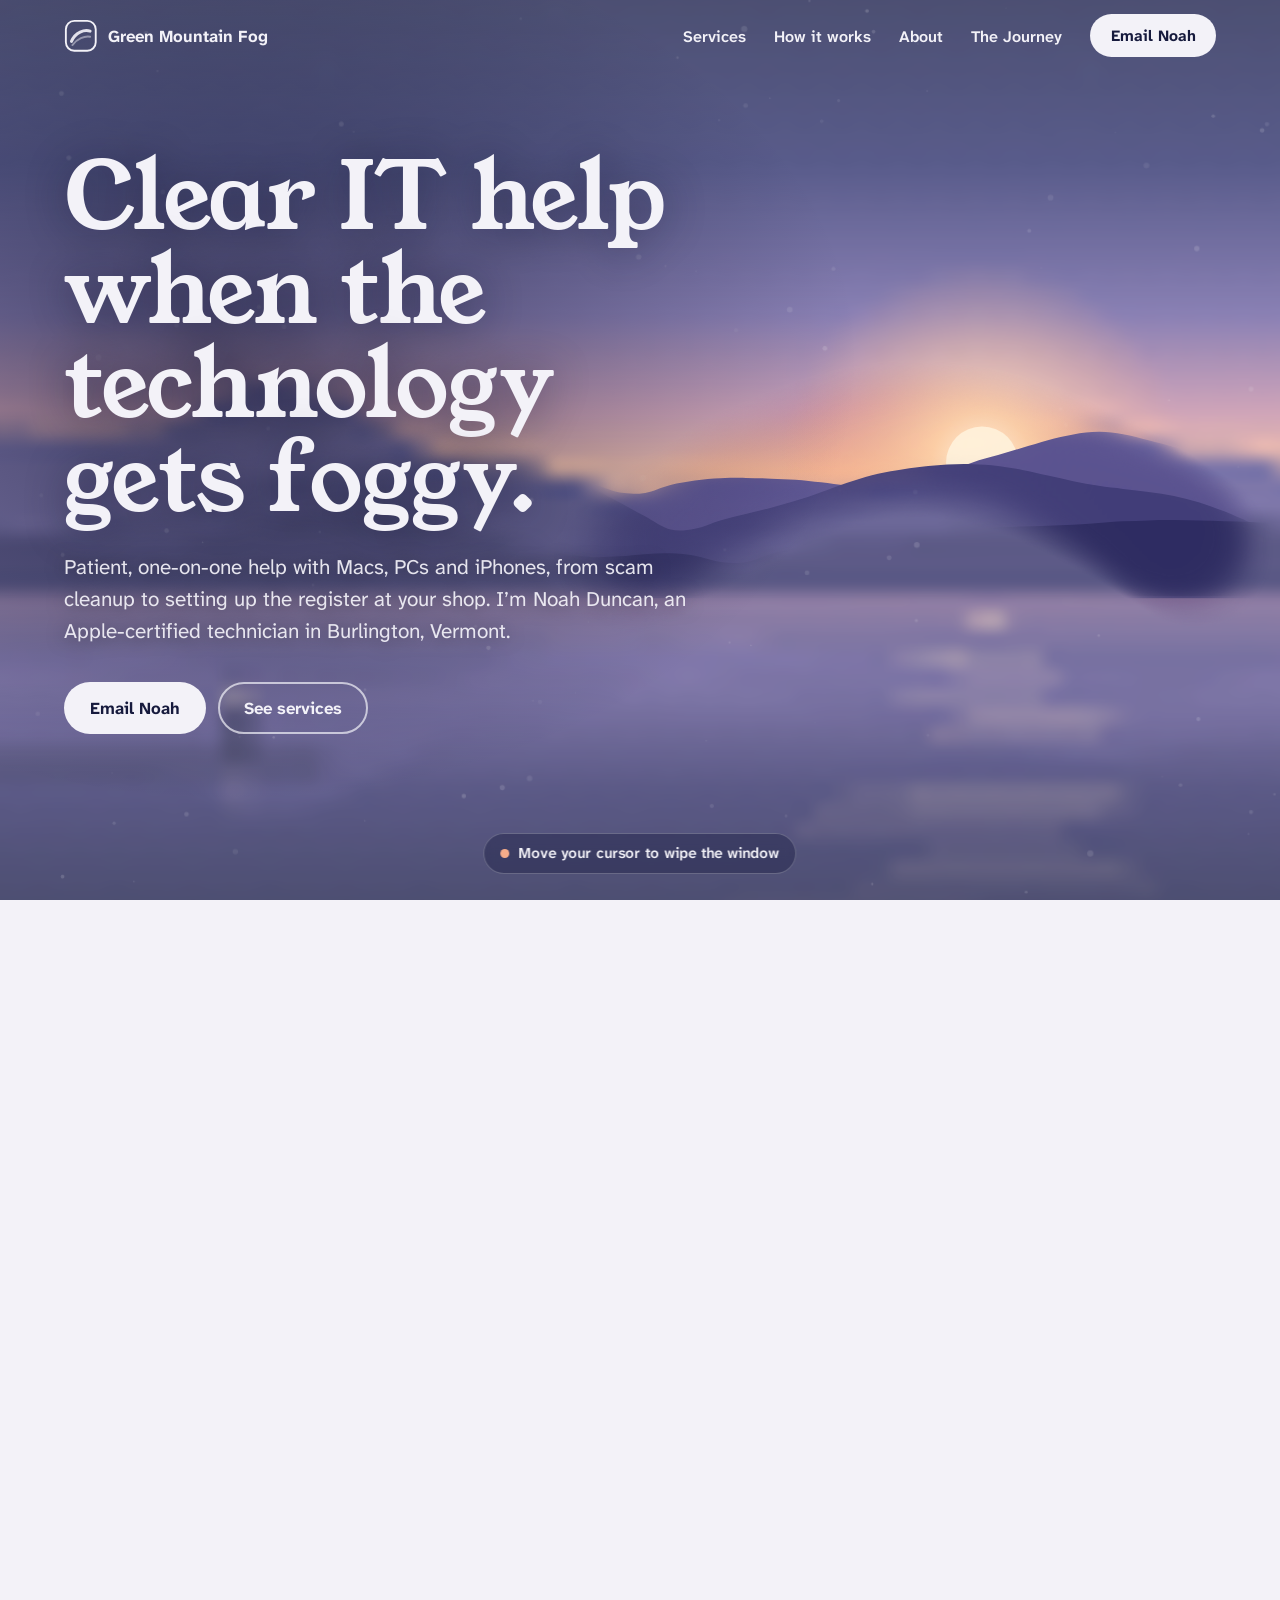
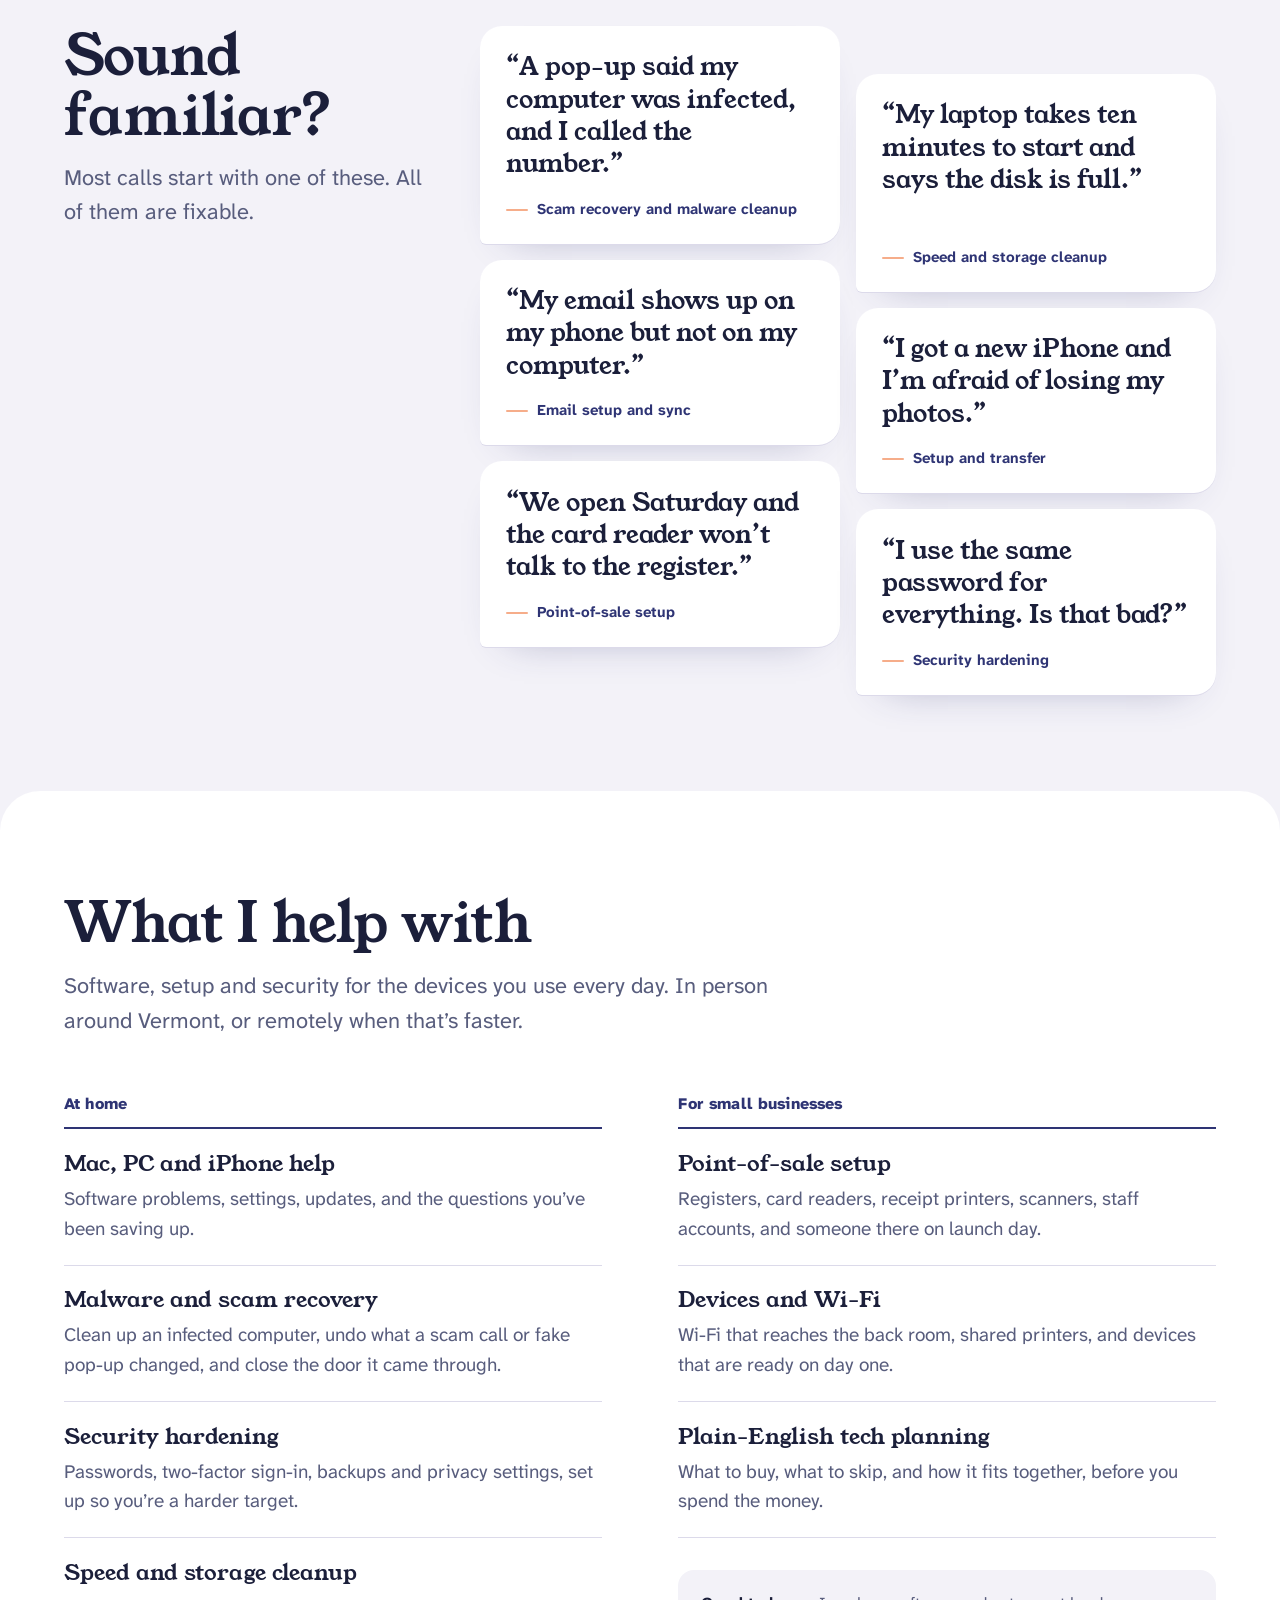
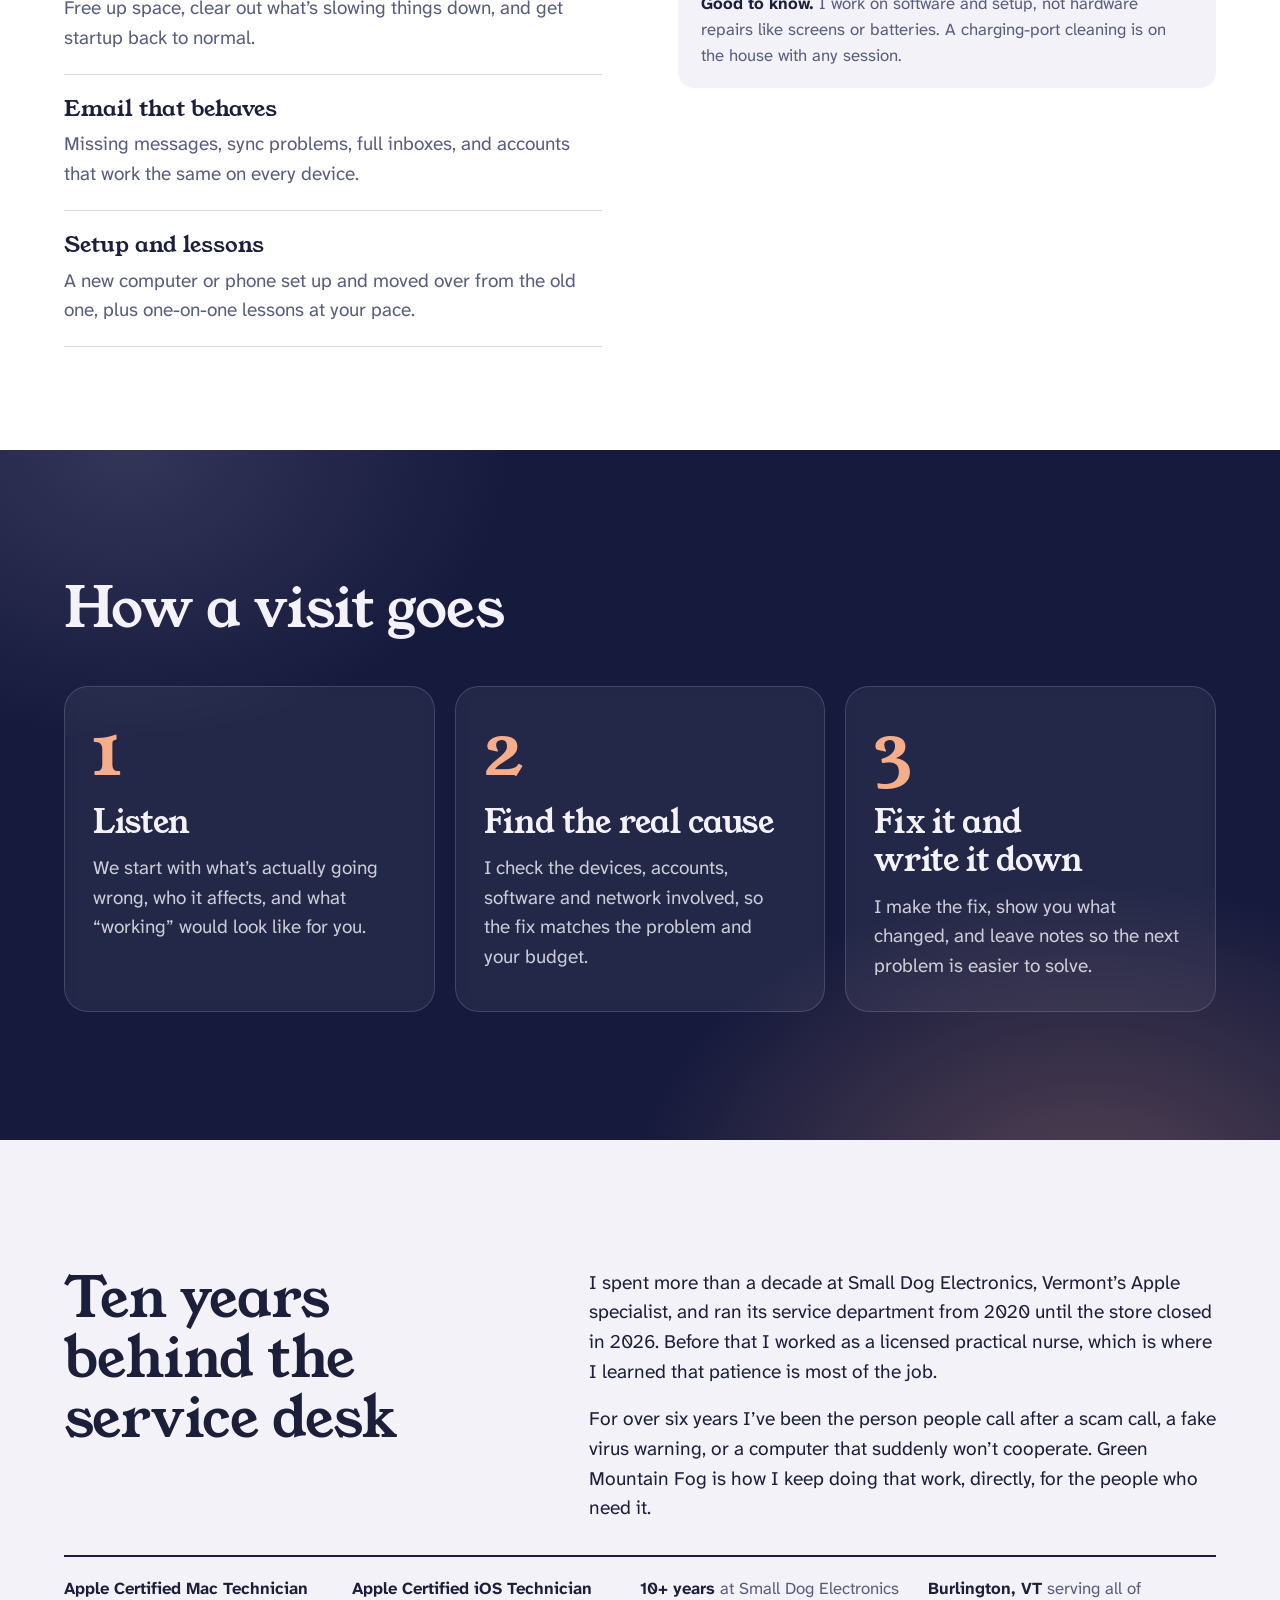
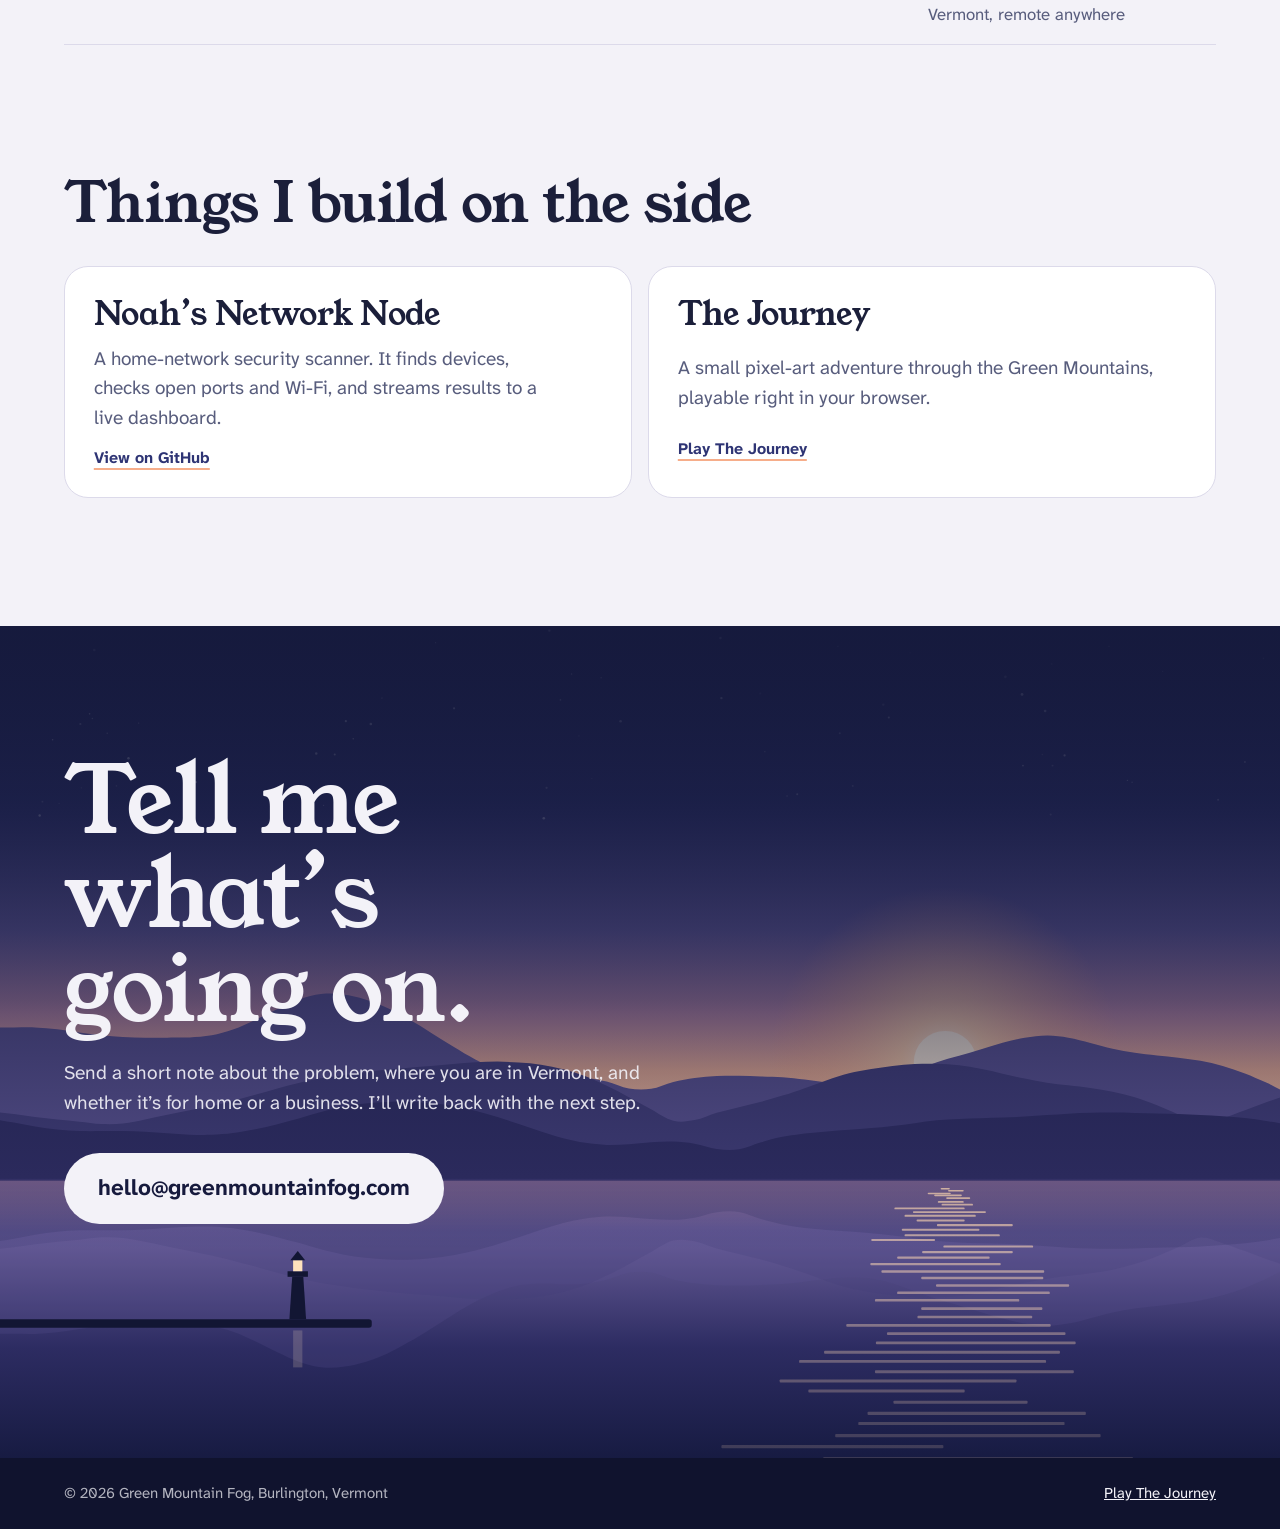
<file: index.html>
<!doctype html>
<html lang="en">
<head>
  <meta charset="utf-8">
  <meta name="viewport" content="width=device-width, initial-scale=1">
  <title>Green Mountain Fog | Patient IT help in Burlington, Vermont</title>
  <meta name="description" content="One-on-one Mac, PC and iPhone help from Apple-certified technician Noah Duncan: malware and scam cleanup, security, setup and lessons, plus point-of-sale and Wi-Fi for Vermont small businesses.">
  <meta property="og:title" content="Green Mountain Fog | Patient IT help in Vermont">
  <meta property="og:description" content="Clear IT help when the technology gets foggy. One-on-one support for Vermont homes and small businesses.">
  <meta property="og:type" content="website">
  <meta property="og:url" content="https://greenmountainfog.com/">
  <meta property="og:image" content="https://greenmountainfog.com/images/og-card.jpg">
  <meta name="twitter:card" content="summary_large_image">
  <meta name="theme-color" content="#161a3d">
  <link rel="icon" href="/images/favicon.svg" type="image/svg+xml">
  <link rel="preconnect" href="https://fonts.googleapis.com">
  <link rel="preconnect" href="https://fonts.gstatic.com" crossorigin>
  <link rel="stylesheet" href="https://fonts.googleapis.com/css2?family=Atkinson+Hyperlegible+Next:wght@300..800&family=Young+Serif&display=swap">
  <link rel="preload" as="image" href="/images/scene.svg" fetchpriority="high">
  <link rel="stylesheet" href="/css/site.css">
  <script type="application/ld+json">
  {
    "@context": "https://schema.org",
    "@type": "ProfessionalService",
    "name": "Green Mountain Fog",
    "url": "https://greenmountainfog.com/",
    "email": "hello@greenmountainfog.com",
    "founder": {"@type": "Person", "name": "Noah Duncan"},
    "areaServed": {"@type": "State", "name": "Vermont"},
    "address": {"@type": "PostalAddress", "addressLocality": "Burlington", "addressRegion": "VT", "addressCountry": "US"},
    "description": "One-on-one IT support and small-business technology help in Vermont."
  }
  </script>
</head>
<body>
  <a class="skip" href="#main">Skip to content</a>

  <header class="nav" data-nav>
    <a class="brand" href="#top" aria-label="Green Mountain Fog, back to top">
      <svg class="brand-mark" viewBox="0 0 36 36" aria-hidden="true">
        <rect x="2" y="2" width="32" height="32" rx="9" fill="none" stroke="currentColor" stroke-width="2"/>
        <path d="M8 24 C12 14, 22 11, 28 13" fill="none" stroke="currentColor" stroke-width="3.2" stroke-linecap="round" opacity=".9"/>
        <path d="M9 28 C14 21, 22 18, 28 19" fill="none" stroke="currentColor" stroke-width="2" stroke-linecap="round" opacity=".45"/>
      </svg>
      <span>Green Mountain Fog</span>
    </a>
    <nav aria-label="Main">
      <button class="menu-btn" popovertarget="menu" aria-label="Open menu">Menu</button>
      <ul id="menu" class="menu" popover>
        <li><a href="#services">Services</a></li>
        <li><a href="#how">How it works</a></li>
        <li><a href="#about">About</a></li>
        <li><a href="/game/">The Journey</a></li>
        <li class="menu-cta"><a class="btn btn-light btn-small" href="mailto:hello@greenmountainfog.com?subject=Help%20request">Email Noah</a></li>
      </ul>
    </nav>
  </header>

  <main id="main">
    <!-- HERO: a fogged-up window over Lake Champlain. Wipe it, or scroll to clear it. -->
    <section class="hero" id="top" aria-labelledby="hero-title">
      <div class="hero-stage" data-window>
        <div class="window" aria-hidden="true">
          <img class="scene" src="/images/scene.svg" alt="" width="1600" height="900" fetchpriority="high" decoding="async">
          <canvas class="fog"></canvas>
          <div class="fog-fallback"></div>
        </div>

        <div class="hero-copy">
          <h1 id="hero-title">Clear IT help when the technology gets foggy.</h1>
          <p class="lede">Patient, one-on-one help with Macs, PCs and iPhones, from scam cleanup to setting up the register at your shop. I’m Noah Duncan, an Apple-certified technician in Burlington, Vermont.</p>
          <div class="actions">
            <a class="btn btn-light" href="mailto:hello@greenmountainfog.com?subject=Help%20request">Email Noah</a>
            <a class="btn btn-outline-light" href="#services">See services</a>
          </div>
        </div>

        <p class="wipe-hint" aria-hidden="true" data-hint>Move your cursor to wipe the window</p>
      </div>
    </section>

    <!-- SOUND FAMILIAR -->
    <section class="familiar" aria-labelledby="familiar-title">
      <div class="familiar-head">
        <h2 id="familiar-title">Sound familiar?</h2>
        <p>Most calls start with one of these. All of them are fixable.</p>
      </div>
      <ul class="quotes">
        <li class="quote"><q>A pop-up said my computer was infected, and I called the number.</q><span>Scam recovery and malware cleanup</span></li>
        <li class="quote"><q>My laptop takes ten minutes to start and says the disk is full.</q><span>Speed and storage cleanup</span></li>
        <li class="quote"><q>My email shows up on my phone but not on my computer.</q><span>Email setup and sync</span></li>
        <li class="quote"><q>I got a new iPhone and I’m afraid of losing my photos.</q><span>Setup and transfer</span></li>
        <li class="quote"><q>We open Saturday and the card reader won’t talk to the register.</q><span>Point-of-sale setup</span></li>
        <li class="quote"><q>I use the same password for everything. Is that bad?</q><span>Security hardening</span></li>
      </ul>
    </section>

    <!-- SERVICES -->
    <section class="services" id="services" aria-labelledby="services-title">
      <h2 id="services-title">What I help with</h2>
      <p class="section-intro">Software, setup and security for the devices you use every day. In person around Vermont, or remotely when that’s faster.</p>

      <div class="service-cols">
        <div class="service-col">
          <h3 class="col-title">At home</h3>
          <dl class="service-list">
            <div><dt>Mac, PC and iPhone help</dt><dd>Software problems, settings, updates, and the questions you’ve been saving up.</dd></div>
            <div><dt>Malware and scam recovery</dt><dd>Clean up an infected computer, undo what a scam call or fake pop-up changed, and close the door it came through.</dd></div>
            <div><dt>Security hardening</dt><dd>Passwords, two-factor sign-in, backups and privacy settings, set up so you’re a harder target.</dd></div>
            <div><dt>Speed and storage cleanup</dt><dd>Free up space, clear out what’s slowing things down, and get startup back to normal.</dd></div>
            <div><dt>Email that behaves</dt><dd>Missing messages, sync problems, full inboxes, and accounts that work the same on every device.</dd></div>
            <div><dt>Setup and lessons</dt><dd>A new computer or phone set up and moved over from the old one, plus one-on-one lessons at your pace.</dd></div>
          </dl>
        </div>
        <div class="service-col">
          <h3 class="col-title">For small businesses</h3>
          <dl class="service-list">
            <div><dt>Point-of-sale setup</dt><dd>Registers, card readers, receipt printers, scanners, staff accounts, and someone there on launch day.</dd></div>
            <div><dt>Devices and Wi-Fi</dt><dd>Wi-Fi that reaches the back room, shared printers, and devices that are ready on day one.</dd></div>
            <div><dt>Plain-English tech planning</dt><dd>What to buy, what to skip, and how it fits together, before you spend the money.</dd></div>
          </dl>
          <aside class="note">
            <p><strong>Good to know.</strong> I work on software and setup, not hardware repairs like screens or batteries. A charging-port cleaning is on the house with any session.</p>
          </aside>
        </div>
      </div>
    </section>

    <!-- HOW IT WORKS -->
    <section class="how" id="how" aria-labelledby="how-title">
      <h2 id="how-title">How a visit goes</h2>
      <ol class="steps">
        <li class="step">
          <span class="step-num" aria-hidden="true">1</span>
          <h3>Listen</h3>
          <p>We start with what’s actually going wrong, who it affects, and what “working” would look like for you.</p>
        </li>
        <li class="step">
          <span class="step-num" aria-hidden="true">2</span>
          <h3>Find the real cause</h3>
          <p>I check the devices, accounts, software and network involved, so the fix matches the problem and your budget.</p>
        </li>
        <li class="step">
          <span class="step-num" aria-hidden="true">3</span>
          <h3>Fix it and write it down</h3>
          <p>I make the fix, show you what changed, and leave notes so the next problem is easier to solve.</p>
        </li>
      </ol>
    </section>

    <!-- ABOUT -->
    <section class="about" id="about" aria-labelledby="about-title">
      <div class="about-card">
        <h2 id="about-title">Ten years behind the service desk</h2>
        <div class="about-body">
          <p>I spent more than a decade at Small Dog Electronics, Vermont’s Apple specialist, and ran its service department from 2020 until the store closed in 2026. Before that I worked as a licensed practical nurse, which is where I learned that patience is most of the job.</p>
          <p>For over six years I’ve been the person people call after a scam call, a fake virus warning, or a computer that suddenly won’t cooperate. Green Mountain Fog is how I keep doing that work, directly, for the people who need it.</p>
        </div>
        <ul class="creds">
          <li><strong>Apple Certified Mac Technician</strong></li>
          <li><strong>Apple Certified iOS Technician</strong></li>
          <li><strong>10+ years</strong> at Small Dog Electronics</li>
          <li><strong>Burlington, VT</strong> serving all of Vermont, remote anywhere</li>
        </ul>
      </div>
    </section>

    <!-- SIDE PROJECTS -->
    <section class="builds" aria-labelledby="builds-title">
      <h2 id="builds-title">Things I build on the side</h2>
      <ul class="build-list">
        <li>
          <a href="https://github.com/GreenMountainFog/Noahs-Network-Node">
            <h3>Noah’s Network Node</h3>
            <p>A home-network security scanner. It finds devices, checks open ports and Wi-Fi, and streams results to a live dashboard.</p>
            <span class="build-where">View on GitHub</span>
          </a>
        </li>
        <li>
          <a href="/game/">
            <h3>The Journey</h3>
            <p>A small pixel-art adventure through the Green Mountains, playable right in your browser.</p>
            <span class="build-where">Play The Journey</span>
          </a>
        </li>
      </ul>
    </section>

    <!-- CONTACT: the same window, fully clear -->
    <section class="contact" id="contact" aria-labelledby="contact-title">
      <img class="contact-scene" src="/images/scene.svg" alt="" width="1600" height="900" loading="lazy" decoding="async">
      <div class="contact-inner">
        <h2 id="contact-title">Tell me what’s going on.</h2>
        <p>Send a short note about the problem, where you are in Vermont, and whether it’s for home or a business. I’ll write back with the next step.</p>
        <a class="btn btn-light btn-large" href="mailto:hello@greenmountainfog.com?subject=Help%20request">hello@greenmountainfog.com</a>
      </div>
    </section>
  </main>

  <footer class="footer">
    <p>© 2026 Green Mountain Fog, Burlington, Vermont</p>
    <p><a href="/game/">Play The Journey</a></p>
  </footer>

  <script src="/js/site.js" defer></script>
</body>
</html>
</file>
<file: css/site.css>
/* Green Mountain Fog 3.0
   Concept: a fogged-up window looking out over Lake Champlain at sunset.
   Visitors can wipe the glass with the cursor (or a finger); scrolling clears it.
   Everything below the window stays calm, legible, and quiet. */

:root {
  /* palette: blue hour over the lake */
  --ink: #161a3d;        /* night sky, dark sections */
  --dusk: #2e3474;       /* indigo, primary on light */
  --lilac: #c9c4e3;      /* fog, soft rules on dark */
  --haze: #f3f2f8;       /* page background */
  --paper: #ffffff;      /* raised surfaces */
  --text: #1b1f3a;       /* body text */
  --muted: #585d7d;      /* secondary text */
  --line: #dcdaea;       /* rules on light */
  --apricot: #f6ad8a;    /* sunset accent, used sparingly */

  --serif: "Young Serif", "Iowan Old Style", Georgia, serif;
  --sans: "Atkinson Hyperlegible Next", "Atkinson Hyperlegible", system-ui, sans-serif;

  --step--1: .9375rem;
  --step-0: 1.1875rem;
  --step-1: 1.375rem;
  --step-2: clamp(1.5rem, 1.25rem + 1vw, 2rem);
  --step-3: clamp(2.1rem, 1.5rem + 2.6vw, 3.5rem);
  --step-4: clamp(2.75rem, 1.4rem + 5.6vw, 6.25rem);

  --gutter: clamp(1.25rem, 5vw, 4.5rem);
  --max: 82rem;
}

*, *::before, *::after { box-sizing: border-box; }
html { scroll-behavior: smooth; -webkit-text-size-adjust: 100%; }
@media (prefers-reduced-motion: reduce) { html { scroll-behavior: auto; } }

body {
  margin: 0;
  background: var(--haze);
  color: var(--text);
  font-family: var(--sans);
  font-size: var(--step-0);
  line-height: 1.55;
  -webkit-font-smoothing: antialiased;
  overflow-x: clip;
}
h1, h2, h3 {
  margin: 0;
  font-family: var(--serif);
  font-weight: 400;
  line-height: 1.08;
  letter-spacing: -0.01em;
  text-wrap: balance;
}
h2 { font-size: var(--step-3); }
h3 { font-size: var(--step-1); line-height: 1.2; }
p { margin: 0; text-wrap: pretty; }
a { color: inherit; }
img { display: block; max-width: 100%; }
ul, ol { list-style: none; margin: 0; padding: 0; }

:focus-visible { outline: 3px solid var(--apricot); outline-offset: 3px; border-radius: 4px; }

.skip {
  position: absolute; left: 1rem; top: -4rem; z-index: 100;
  padding: .6rem 1rem; background: var(--paper); color: var(--ink); text-decoration: none; border-radius: 8px;
}
.skip:focus { top: 1rem; }

/* sections share one content width */
.familiar, .services, .how, .about, .builds, .contact-inner, .footer {
  padding-inline: max(var(--gutter), (100% - var(--max)) / 2);
}

/* ---------- buttons ---------- */
.btn {
  display: inline-flex; align-items: center; justify-content: center;
  min-height: 3.1rem; padding: .7rem 1.5rem;
  font-family: var(--sans); font-size: 1.05rem; font-weight: 700;
  text-decoration: none; border-radius: 999px; border: 2px solid transparent;
  transition: background-color .2s, color .2s, border-color .2s;
}
.btn-light { background: var(--haze); color: var(--ink); }
.btn-light:hover { background: var(--apricot); color: var(--ink); }
.btn-outline-light { border-color: rgb(243 242 248 / .7); color: var(--haze); }
.btn-outline-light:hover { background: var(--haze); color: var(--ink); border-color: var(--haze); }
.btn-small { min-height: 2.6rem; padding: .45rem 1.15rem; font-size: .975rem; }
.btn-large { min-height: 3.8rem; padding: 1rem 2rem; font-size: clamp(1.05rem, .85rem + .9vw, 1.4rem); }

/* ---------- nav ---------- */
.nav {
  position: fixed; inset: 0 0 auto 0; z-index: 50;
  display: flex; align-items: center; justify-content: space-between;
  padding: .9rem var(--gutter);
  color: var(--haze);
  transition: background-color .3s, color .3s, box-shadow .3s;
}
.nav.is-solid {
  color: var(--ink);
  background: rgb(243 242 248 / .86);
  backdrop-filter: blur(14px) saturate(1.2);
  -webkit-backdrop-filter: blur(14px) saturate(1.2);
  box-shadow: 0 1px 0 var(--line);
}
.nav.is-solid .btn-light { background: var(--dusk); color: var(--paper); }
.nav.is-solid .btn-light:hover { background: var(--ink); }
.brand { display: flex; align-items: center; gap: .65rem; text-decoration: none; font-weight: 700; font-size: 1.05rem; }
.brand-mark { width: 2.1rem; height: 2.1rem; }

.menu-btn {
  font: inherit; font-weight: 700; font-size: .975rem; color: inherit; cursor: pointer;
  background: transparent; border: 2px solid currentColor; border-radius: 999px; padding: .4rem 1.05rem;
}
.menu a:not(.btn) {
  text-decoration: none; font-size: 1rem; font-weight: 600;
  text-underline-offset: .35em; text-decoration-thickness: 2px;
}
.menu a:not(.btn):hover { text-decoration: underline; text-decoration-color: var(--apricot); }

@media (min-width: 900px) {
  .menu-btn { display: none; }
  .menu, .menu:popover-open, .menu:not(:popover-open) {
    display: flex; align-items: center; gap: clamp(1.1rem, 2.2vw, 2.1rem);
    position: static; inset: auto; margin: 0; padding: 0;
    background: none; border: 0; color: inherit; overflow: visible; width: auto; height: auto;
  }
}
@media (max-width: 899.98px) {
  .menu:popover-open {
    display: grid; gap: .1rem;
    position: fixed; inset: 4.4rem var(--gutter) auto auto; margin: 0;
    min-width: 15rem; padding: 1rem 1.25rem 1.25rem;
    background: var(--paper); color: var(--ink);
    border: 1px solid var(--line); border-radius: 16px;
    box-shadow: 0 24px 60px -24px rgb(22 26 61 / .45);
  }
  .menu a:not(.btn) { display: block; padding: .6rem 0; font-size: 1.1rem; }
  .menu-cta { margin-top: .6rem; }
  .menu .btn-light { background: var(--dusk); color: var(--paper); }
}

/* ---------- hero: the window ---------- */
.hero { height: 165vh; position: relative; }
.hero-stage {
  position: sticky; top: 0;
  height: 100vh; height: 100svh;
  overflow: hidden;
  display: grid; align-items: center;
  color: var(--haze);
  background: var(--ink);
  touch-action: pan-y;          /* vertical swipes scroll; sideways swipes wipe the glass */
  --clear: 0;                   /* 0 = fogged, 1 = clear; set from scroll in site.js */
  --sx: 50%;                    /* horizontal crop of the scene; site.js matches it */
}
.window {
  position: absolute; inset: 0;
  scale: calc(1.06 - var(--clear) * .06);
  transform-origin: 60% 70%;
}
.scene, .fog, .fog-fallback { position: absolute; inset: 0; width: 100%; height: 100%; }
.scene { object-fit: cover; object-position: var(--sx) 100%; }
@media (max-width: 700px) { .hero-stage { --sx: 72%; } .contact { --sx: 72%; } }
.fog { opacity: calc(1 - var(--clear)); }
.fog-fallback {           /* used only when the canvas fog can't run */
  backdrop-filter: blur(16px) brightness(1.08);
  -webkit-backdrop-filter: blur(16px) brightness(1.08);
  background: rgb(214 210 234 / .16);
  opacity: calc(1 - var(--clear));
}
.has-fog .fog-fallback { display: none; }

.hero-stage::after {      /* a soft shade behind the headline, for legibility */
  content: ""; position: absolute; inset: 0; pointer-events: none;
  background: radial-gradient(70% 70% at 18% 40%, rgb(14 17 44 / .55), rgb(14 17 44 / 0) 70%);
}
.hero-copy {
  position: relative; z-index: 2;
  padding: 6rem var(--gutter) 7rem;
  padding-inline: max(var(--gutter), (100% - var(--max)) / 2);
  pointer-events: none;            /* the glass underneath gets the wipes */
  opacity: clamp(0, (1 - var(--clear) * 1.25), 1);
  translate: 0 calc(var(--clear) * -60px);
}
.hero-copy a { pointer-events: auto; }
.hero h1 {
  font-size: var(--step-4);
  line-height: 1.0;
  max-width: 12.5ch;
  text-shadow: 0 2px 40px rgb(14 17 44 / .45);
}
.lede {
  margin-top: 1.6rem; max-width: 31em;
  font-size: clamp(1.1rem, 1rem + .4vw, 1.3rem);
  color: rgb(243 242 248 / .92);
  text-shadow: 0 1px 18px rgb(14 17 44 / .5);
}
.actions { display: flex; flex-wrap: wrap; gap: .75rem; margin-top: 2.1rem; }

.wipe-hint {
  position: absolute; z-index: 2; left: 50%; bottom: 1.6rem; translate: -50% 0;
  display: flex; align-items: center; gap: .6rem;
  padding: .5rem 1rem;
  font-size: var(--step--1); font-weight: 600; white-space: nowrap;
  color: var(--haze);
  background: rgb(22 26 61 / .38);
  border: 1px solid rgb(243 242 248 / .25);
  border-radius: 999px;
  backdrop-filter: blur(8px); -webkit-backdrop-filter: blur(8px);
  pointer-events: none;
  opacity: calc(1 - var(--clear) * 4);
  transition: translate .4s;
}
.wipe-hint::before {
  content: ""; width: .55rem; height: .55rem; border-radius: 50%; background: var(--apricot);
}

/* page-load: the headline arrives, then the first wipe happens (in site.js) */
@media (prefers-reduced-motion: no-preference) {
  .hero h1, .lede, .actions { animation: arrive 1.1s cubic-bezier(.2,.7,.2,1) both; }
  .lede { animation-delay: .15s; }
  .actions { animation-delay: .3s; }
}
@keyframes arrive { from { opacity: 0; translate: 0 18px; } }

/* ---------- things come into focus as they scroll in ---------- */
@supports ((animation-timeline: view()) and (animation-range: entry)) {
  @media (prefers-reduced-motion: no-preference) {
    .quote, .step {
      animation: focus-in linear both;
      animation-timeline: view();
      animation-range: entry 5% cover 30%;
    }
  }
}
@keyframes focus-in {
  from { opacity: .15; filter: blur(10px); translate: 0 24px; }
  to   { opacity: 1; filter: blur(0); translate: 0 0; }
}

/* ---------- sound familiar ---------- */
.familiar {
  padding-block: clamp(5rem, 11vw, 9rem) clamp(4rem, 8vw, 6rem);
  display: grid; gap: 3rem;
}
.familiar-head p { margin-top: .9rem; color: var(--muted); font-size: var(--step-1); }
.quotes { display: grid; gap: 1rem; }
.quote {
  display: grid; gap: 1.1rem; align-content: space-between;
  padding: 1.6rem 1.6rem 1.4rem;
  background: var(--paper);
  border-radius: 22px 22px 22px 6px;     /* a speech bubble, pointing at the reader */
  box-shadow: 0 1px 0 var(--line), 0 18px 40px -30px rgb(46 52 116 / .45);
}
.quote q {
  font-family: var(--serif); font-size: clamp(1.25rem, 1.1rem + .6vw, 1.55rem); line-height: 1.3;
  quotes: "“" "”";
}
.quote span {
  display: flex; align-items: center; gap: .55rem;
  font-size: var(--step--1); font-weight: 700; color: var(--dusk);
}
.quote span::before { content: ""; width: 1.4rem; height: 2px; background: var(--apricot); border-radius: 2px; }
@media (min-width: 720px) { .quotes { grid-template-columns: 1fr 1fr; } }
@media (min-width: 1100px) {
  .familiar { grid-template-columns: 4fr 8fr; align-items: start; }
  .familiar-head { position: sticky; top: 7rem; }
  .quote:nth-child(even) { margin-top: 3rem; margin-bottom: -3rem; }
  .quotes { padding-bottom: 3rem; }
}

/* ---------- services ---------- */
.services {
  padding-block: clamp(4rem, 8vw, 7rem);
  background: var(--paper);
  border-radius: 40px 40px 0 0;
}
.section-intro { margin-top: 1rem; max-width: 34em; color: var(--muted); font-size: var(--step-1); }
.service-cols { display: grid; gap: 3rem; margin-top: 3.5rem; }
.col-title {
  font-family: var(--sans); font-size: 1rem; font-weight: 800; letter-spacing: .01em;
  color: var(--dusk);
  padding-bottom: .9rem; border-bottom: 2px solid var(--dusk);
}
.service-list { margin: 0; }
.service-list > div {
  display: grid; gap: .4rem;
  padding: 1.35rem 0;
  border-bottom: 1px solid var(--line);
}
.service-list dt { font-family: var(--serif); font-size: 1.4rem; line-height: 1.2; }
.service-list dd { margin: 0; color: var(--muted); max-width: 32em; }
.note {
  margin-top: 2rem; padding: 1.25rem 1.4rem;
  background: var(--haze); border-radius: 16px;
  color: var(--muted); font-size: 1.05rem;
}
.note strong { color: var(--text); }
@media (min-width: 960px) {
  .service-cols { grid-template-columns: 1fr 1fr; column-gap: clamp(2.5rem, 6vw, 6rem); }
}

/* ---------- how it works ---------- */
.how {
  position: relative;
  padding-block: clamp(5rem, 10vw, 8rem);
  background:
    radial-gradient(60% 80% at 85% 110%, rgb(246 173 138 / .28), transparent 60%),
    radial-gradient(50% 70% at 10% 0%, rgb(201 196 227 / .16), transparent 60%),
    var(--ink);
  color: var(--haze);
}
.steps { display: grid; gap: 1.25rem; margin-top: 3rem; counter-reset: none; }
.step {
  position: relative;
  padding: 2rem 1.75rem 1.9rem;
  border-radius: 24px;
  background: rgb(243 242 248 / .06);
  border: 1px solid rgb(201 196 227 / .2);
  backdrop-filter: blur(6px); -webkit-backdrop-filter: blur(6px);
}
.step-num {
  display: block;
  font-family: var(--serif); font-size: 4.5rem; line-height: .9;
  color: var(--apricot);
}
.step h3 { margin-top: 1.25rem; font-size: var(--step-2); }
.step p { margin-top: .7rem; color: rgb(243 242 248 / .82); }
@media (min-width: 900px) { .steps { grid-template-columns: repeat(3, 1fr); } }

/* ---------- about ---------- */
.about { padding-block: clamp(5rem, 10vw, 8rem); }
.about-card {
  display: grid; gap: 2rem;
}
.about-body { display: grid; gap: 1.1rem; max-width: 36em; font-size: 1.2rem; }
.creds {
  display: grid; gap: 0;
  border-top: 2px solid var(--text);
}
.creds li {
  padding: 1.1rem 1rem 1.1rem 0;
  border-bottom: 1px solid var(--line);
  color: var(--muted); font-size: 1.05rem;
}
.creds strong { color: var(--text); font-weight: 700; }
@media (min-width: 640px) { .creds { grid-template-columns: 1fr 1fr; } }
@media (min-width: 1000px) {
  .about-card { grid-template-columns: 5fr 7fr; column-gap: clamp(2rem, 6vw, 6rem); }
  .creds { grid-column: 1 / -1; grid-template-columns: repeat(4, 1fr); }
  .creds li { padding-right: 1.5rem; }
}

/* ---------- side projects ---------- */
.builds { padding-block: 0 clamp(5rem, 10vw, 8rem); }
.build-list { display: grid; gap: 1rem; margin-top: 2rem; }
.build-list a {
  display: grid; gap: .6rem; height: 100%;
  padding: 1.8rem 1.8rem 1.6rem;
  text-decoration: none;
  background: var(--paper);
  border: 1px solid var(--line);
  border-radius: 24px;
  transition: border-color .2s, translate .2s;
}
.build-list a:hover { border-color: var(--dusk); translate: 0 -3px; }
.build-list h3 { font-size: var(--step-2); }
.build-list p { color: var(--muted); max-width: 30em; }
.build-where {
  margin-top: .3rem; font-weight: 700; font-size: 1rem; color: var(--dusk);
  text-decoration: underline; text-decoration-color: var(--apricot); text-decoration-thickness: 2px; text-underline-offset: .3em;
}
@media (min-width: 760px) { .build-list { grid-template-columns: 1fr 1fr; } }

/* ---------- contact: the window, clear at last ---------- */
.contact {
  position: relative; isolation: isolate;
  min-height: min(52rem, 100svh);
  display: grid; align-items: start;
  padding-block: clamp(5rem, 10vw, 8rem) 0;
  color: var(--haze);
  background: var(--ink);
  overflow: hidden;
}
.contact-scene {
  position: absolute; inset: 0; z-index: -2;
  width: 100%; height: 100%; object-fit: cover; object-position: var(--sx, 50%) 100%;
}
.contact::before {
  content: ""; position: absolute; inset: 0; z-index: -1;
  background: linear-gradient(180deg, rgb(22 26 61 / .92) 0%, rgb(22 26 61 / .55) 45%, rgb(22 26 61 / 0) 75%);
}
.contact-inner { max-width: calc(46rem + var(--gutter) * 2); padding-inline: var(--gutter); }
@media (min-width: 1100px) { .contact-inner { padding-inline: max(var(--gutter), (100vw - var(--max)) / 2); max-width: none; } }
.contact h2 { font-size: var(--step-4); line-height: 1; max-width: 11ch; }
.contact p { margin-top: 1.4rem; max-width: 30em; font-size: 1.2rem; color: rgb(243 242 248 / .9); }
.contact .btn { margin-top: 2.2rem; }

.footer {
  display: flex; flex-wrap: wrap; justify-content: space-between; gap: .5rem 2rem;
  padding-block: 1.5rem;
  background: #10132e; color: rgb(243 242 248 / .72); font-size: var(--step--1);
}
.footer a { color: var(--haze); }

/* ---------- reduced motion: no drifting or zooming, the glass stays wipeable ---------- */
@media (prefers-reduced-motion: reduce) {
  .window { scale: 1; }
  .hero-copy { translate: none; }
}
</file>
